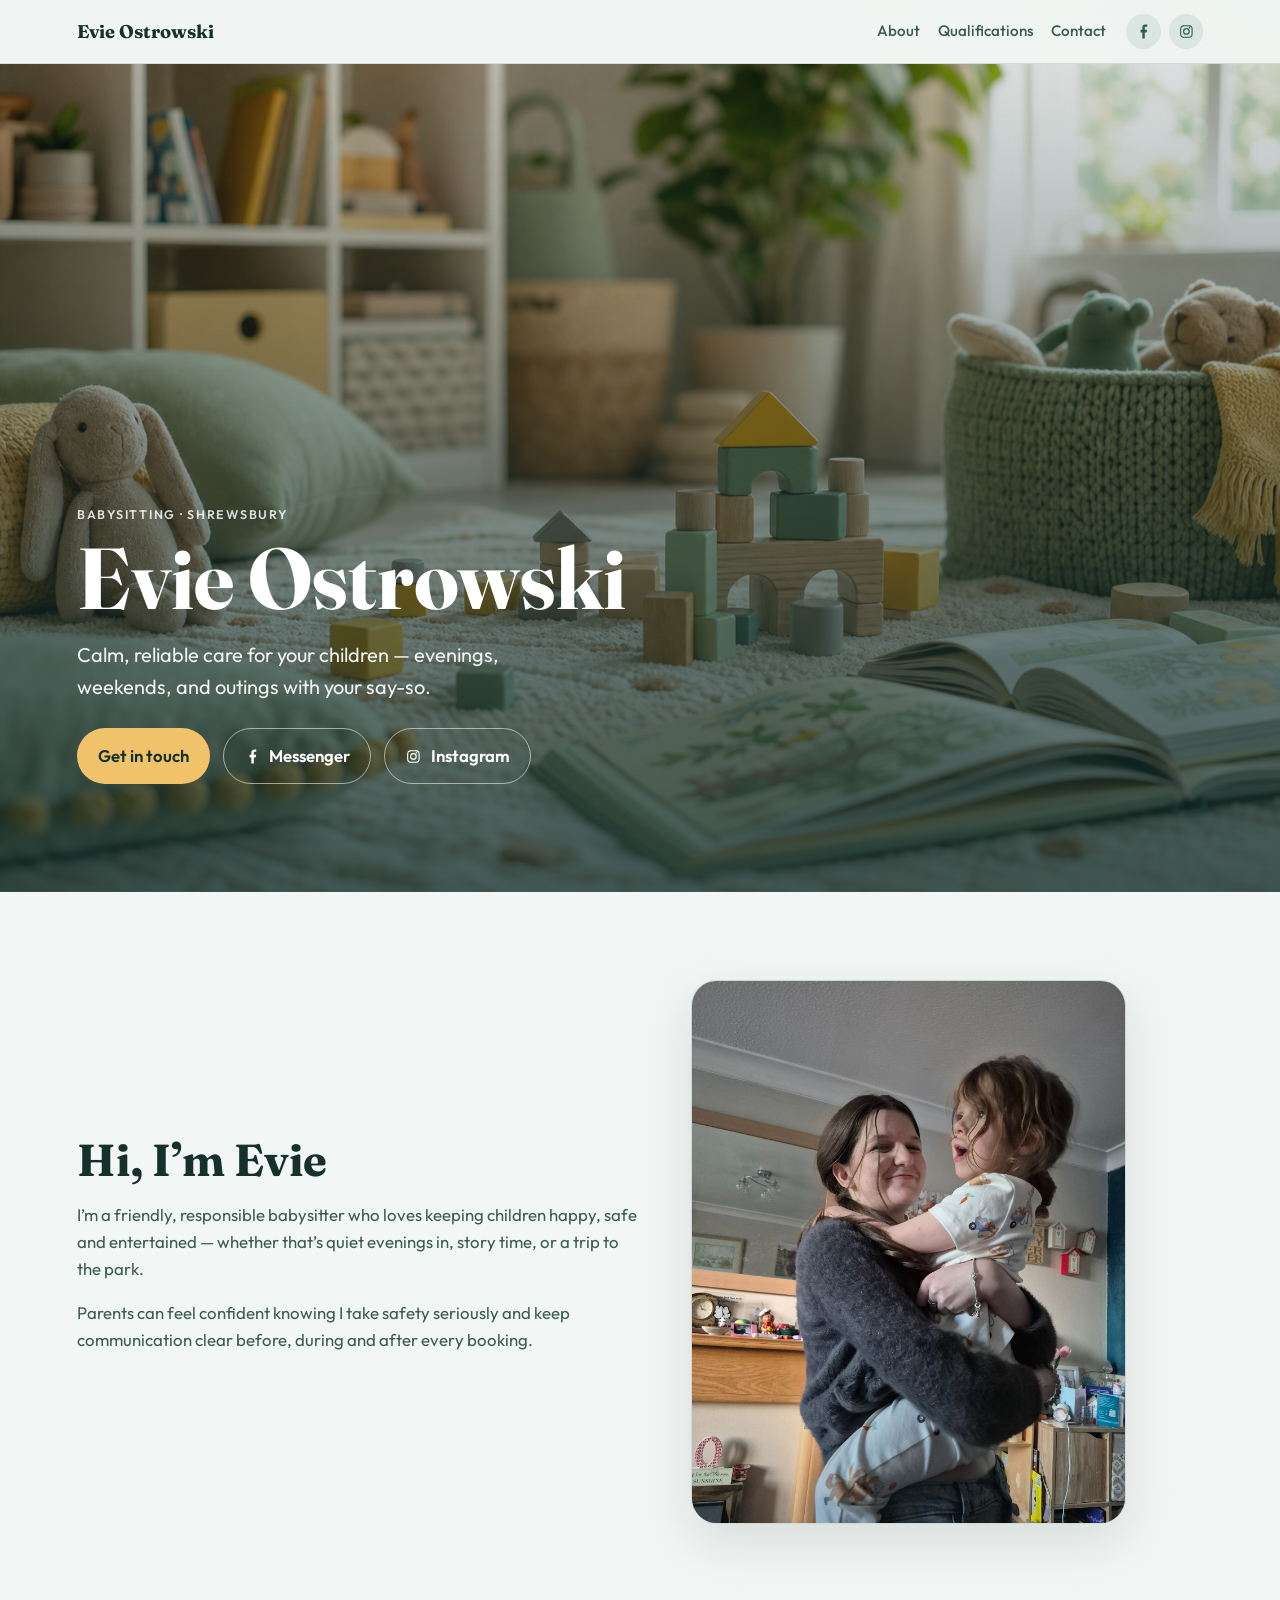
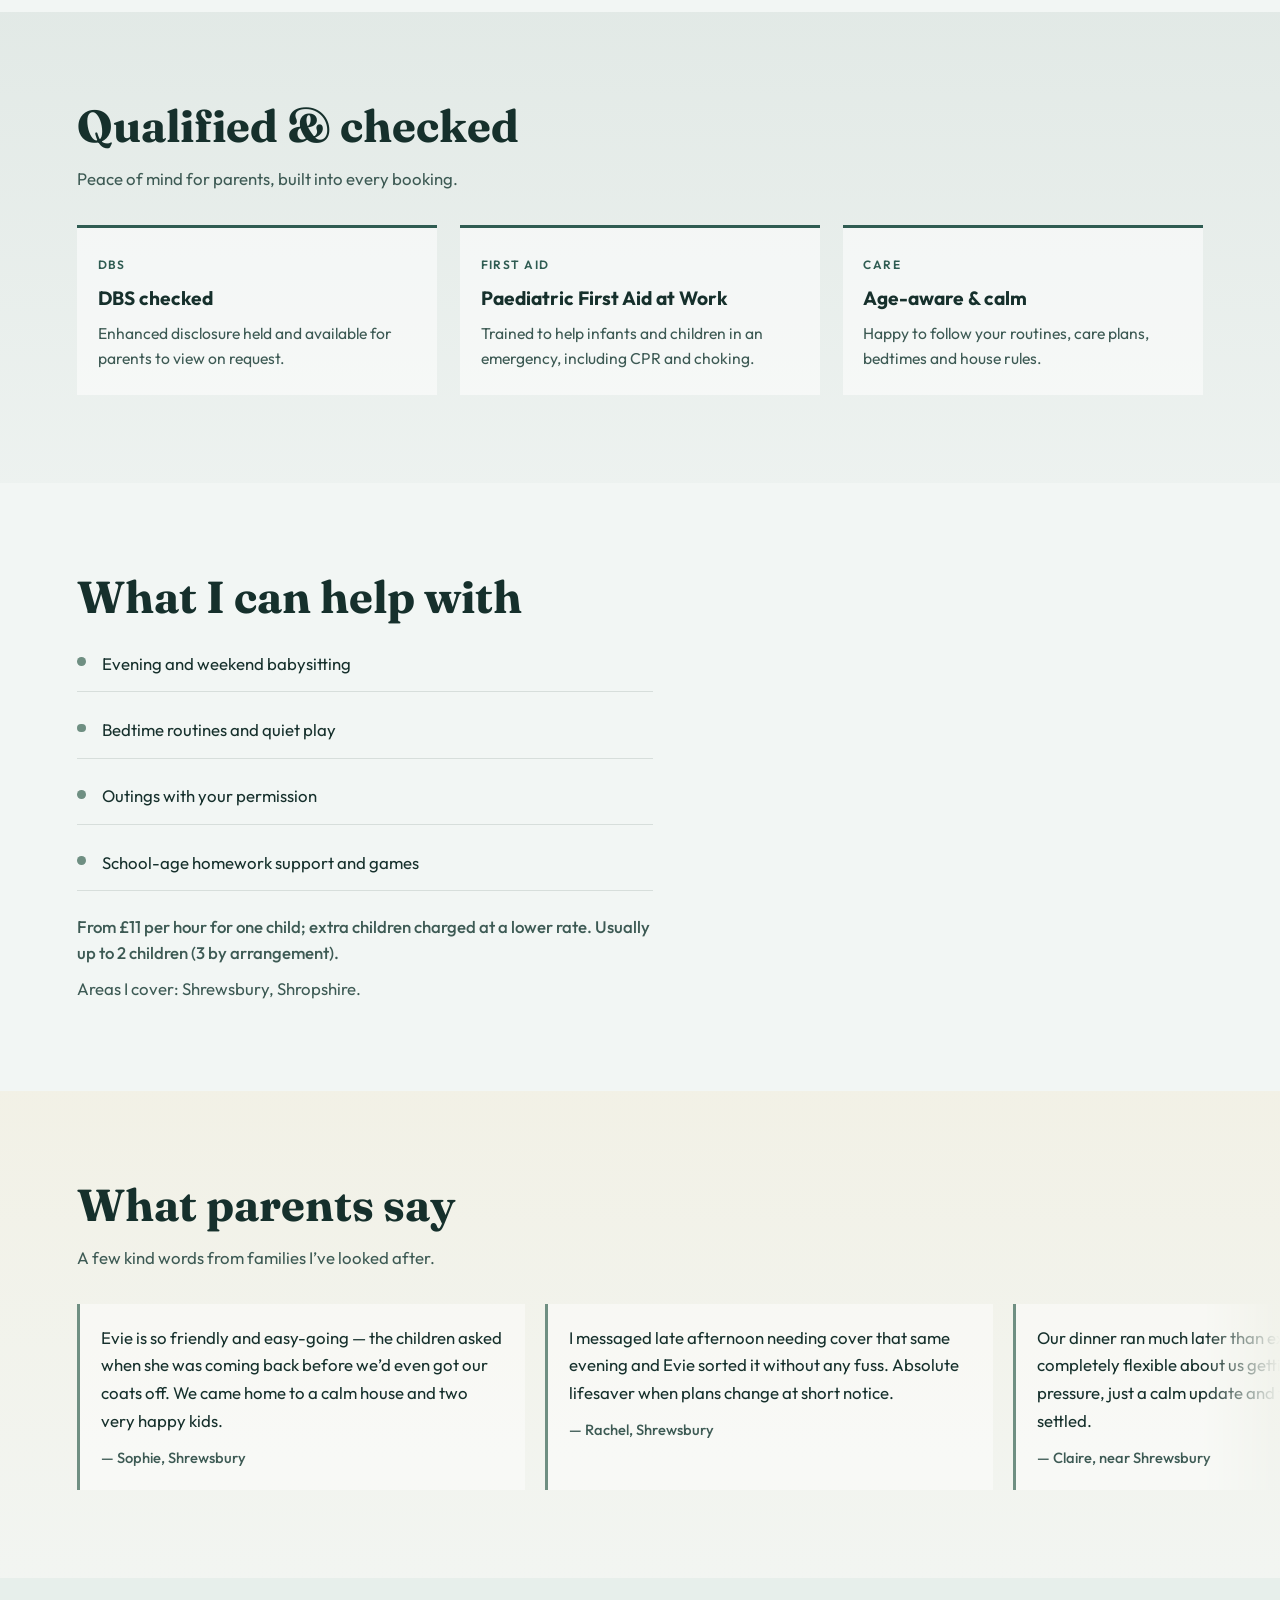
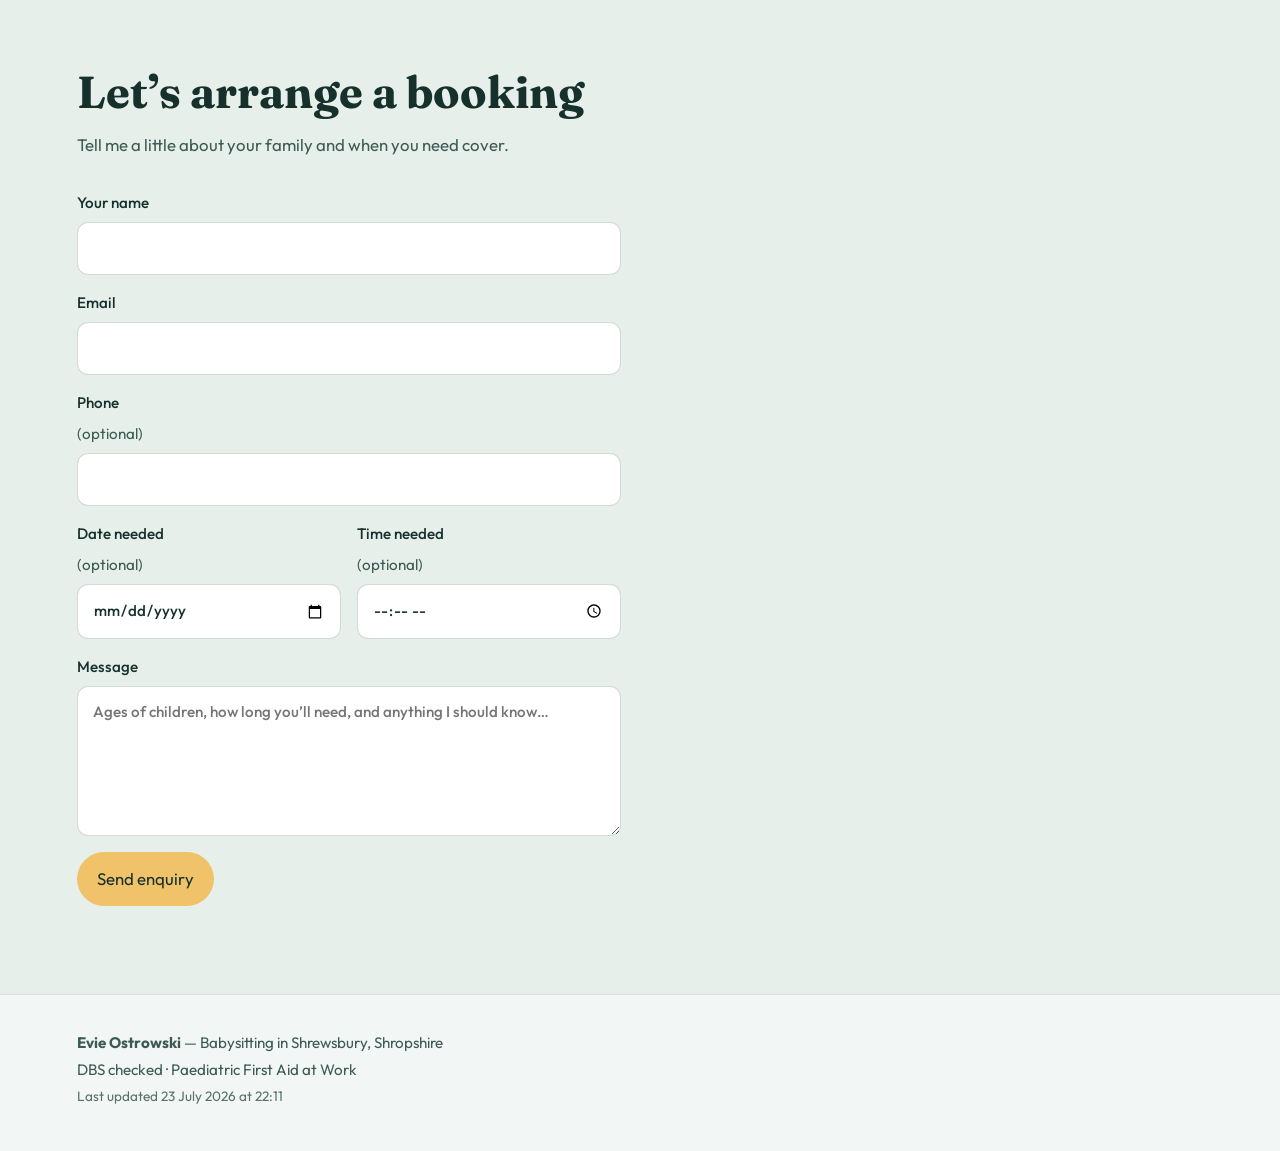
<file: index.html>
<!DOCTYPE html>
<html lang="en-GB">
<head>
  <meta charset="UTF-8" />
  <meta name="viewport" content="width=device-width, initial-scale=1" />
  <title>Evie Ostrowski — Babysitting</title>
  <meta name="description" content="Reliable babysitting in Shrewsbury, Shropshire with Evie Ostrowski. DBS checked and Paediatric First Aid at Work qualified." />
  <link rel="icon" href="assets/favicon.svg" type="image/svg+xml" />
  <link rel="preconnect" href="https://fonts.googleapis.com" />
  <link rel="preconnect" href="https://fonts.gstatic.com" crossorigin />
  <link href="https://fonts.googleapis.com/css2?family=Fraunces:opsz,wght@9..144,500;9..144,700&family=Outfit:wght@400;500;600&display=swap" rel="stylesheet" />
  <link rel="stylesheet" href="styles.css" />
</head>
<body>
  <header class="topbar">
    <a class="logo" href="#top">Evie Ostrowski</a>
    <div class="topbar-end">
      <nav aria-label="Primary">
        <a href="#about">About</a>
        <a href="#trust">Qualifications</a>
        <a href="#contact">Contact</a>
      </nav>
      <div class="social-links">
        <a class="social-btn" id="link-messenger" href="#" target="_blank" rel="noopener noreferrer" aria-label="Message on Facebook Messenger" title="Messenger">
          <svg viewBox="0 0 24 24" aria-hidden="true" focusable="false">
            <path d="M14 13.5h2.5l1-4H14v-2c0-1.03 0-2 2-2h1.5V2.14C17.17 2.09 16.05 2 14.89 2 12.3 2 10.5 3.7 10.5 6.61V9.5H8v4h2.5V22h3.5v-8.5z" />
          </svg>
        </a>
        <a class="social-btn" id="link-instagram" href="#" target="_blank" rel="noopener noreferrer" aria-label="Instagram" title="Instagram">
          <svg viewBox="0 0 24 24" aria-hidden="true" focusable="false">
            <path d="M12 7.2A4.8 4.8 0 1 0 12 16.8 4.8 4.8 0 0 0 12 7.2zm0 7.9a3.1 3.1 0 1 1 0-6.2 3.1 3.1 0 0 1 0 6.2zM17.5 6.9a1.12 1.12 0 1 1-2.24 0 1.12 1.12 0 0 1 2.24 0zM12 3.2c-2.45 0-2.76.01-3.72.05-.95.04-1.6.2-2.17.42a4.4 4.4 0 0 0-1.59 1.03 4.4 4.4 0 0 0-1.03 1.59c-.23.57-.38 1.22-.42 2.17-.04.96-.05 1.27-.05 3.72s.01 2.76.05 3.72c.04.95.2 1.6.42 2.17.23.58.54 1.07 1.03 1.59.52.49 1.01.8 1.59 1.03.57.23 1.22.38 2.17.42.96.04 1.27.05 3.72.05s2.76-.01 3.72-.05c.95-.04 1.6-.2 2.17-.42a4.4 4.4 0 0 0 1.59-1.03 4.4 4.4 0 0 0 1.03-1.59c.23-.57.38-1.22.42-2.17.04-.96.05-1.27.05-3.72s-.01-2.76-.05-3.72c-.04-.95-.2-1.6-.42-2.17a4.4 4.4 0 0 0-1.03-1.59 4.4 4.4 0 0 0-1.59-1.03c-.57-.23-1.22-.38-2.17-.42C14.76 3.21 14.45 3.2 12 3.2zm0 1.62c2.4 0 2.69.01 3.64.05.88.04 1.35.19 1.67.31.42.16.72.36 1.04.67.31.32.51.62.67 1.04.12.32.27.79.31 1.67.04.95.05 1.24.05 3.64s-.01 2.69-.05 3.64c-.04.88-.19 1.35-.31 1.67-.16.42-.36.72-.67 1.04-.32.31-.62.51-1.04.67-.32.12-.79.27-1.67.31-.95.04-1.24.05-3.64.05s-2.69-.01-3.64-.05c-.88-.04-1.35-.19-1.67-.31a2.78 2.78 0 0 1-1.04-.67 2.78 2.78 0 0 1-.67-1.04c-.12-.32-.27-.79-.31-1.67-.04-.95-.05-1.24-.05-3.64s.01-2.69.05-3.64c.04-.88.19-1.35.31-1.67.16-.42.36-.72.67-1.04.32-.31.62-.51 1.04-.67.32-.12.79-.27 1.67-.31.95-.04 1.24-.05 3.64-.05z" />
          </svg>
        </a>
      </div>
    </div>
  </header>

  <main id="top">
    <section class="hero" aria-label="Introduction">
      <div class="hero-media" role="img" aria-label="Bright playroom with toys, books and building blocks"></div>
      <div class="hero-scrim"></div>
      <div class="hero-copy">
        <p class="eyebrow">Babysitting · Shrewsbury</p>
        <h1>Evie Ostrowski</h1>
        <p class="lede">Calm, reliable care for your children — evenings, weekends, and outings with your say-so.</p>
        <div class="cta-row">
          <a class="btn primary" href="#contact">Get in touch</a>
          <a class="btn ghost btn-icon" id="chat-messenger" href="#" target="_blank" rel="noopener noreferrer">
            <svg viewBox="0 0 24 24" aria-hidden="true" focusable="false">
              <path d="M14 13.5h2.5l1-4H14v-2c0-1.03 0-2 2-2h1.5V2.14C17.17 2.09 16.05 2 14.89 2 12.3 2 10.5 3.7 10.5 6.61V9.5H8v4h2.5V22h3.5v-8.5z" />
            </svg>
            Messenger
          </a>
          <a class="btn ghost btn-icon" id="chat-instagram" href="#" target="_blank" rel="noopener noreferrer">
            <svg viewBox="0 0 24 24" aria-hidden="true" focusable="false">
              <path d="M12 7.2A4.8 4.8 0 1 0 12 16.8 4.8 4.8 0 0 0 12 7.2zm0 7.9a3.1 3.1 0 1 1 0-6.2 3.1 3.1 0 0 1 0 6.2zM17.5 6.9a1.12 1.12 0 1 1-2.24 0 1.12 1.12 0 0 1 2.24 0zM12 3.2c-2.45 0-2.76.01-3.72.05-.95.04-1.6.2-2.17.42a4.4 4.4 0 0 0-1.59 1.03 4.4 4.4 0 0 0-1.03 1.59c-.23.57-.38 1.22-.42 2.17-.04.96-.05 1.27-.05 3.72s.01 2.76.05 3.72c.04.95.2 1.6.42 2.17.23.58.54 1.07 1.03 1.59.52.49 1.01.8 1.59 1.03.57.23 1.22.38 2.17.42.96.04 1.27.05 3.72.05s2.76-.01 3.72-.05c.95-.04 1.6-.2 2.17-.42a4.4 4.4 0 0 0 1.59-1.03 4.4 4.4 0 0 0 1.03-1.59c.23-.57.38-1.22.42-2.17.04-.96.05-1.27.05-3.72s-.01-2.76-.05-3.72c-.04-.95-.2-1.6-.42-2.17a4.4 4.4 0 0 0-1.03-1.59 4.4 4.4 0 0 0-1.59-1.03c-.57-.23-1.22-.38-2.17-.42C14.76 3.21 14.45 3.2 12 3.2zm0 1.62c2.4 0 2.69.01 3.64.05.88.04 1.35.19 1.67.31.42.16.72.36 1.04.67.31.32.51.62.67 1.04.12.32.27.79.31 1.67.04.95.05 1.24.05 3.64s-.01 2.69-.05 3.64c-.04.88-.19 1.35-.31 1.67-.16.42-.36.72-.67 1.04-.32.31-.62.51-1.04.67-.32.12-.79.27-1.67.31-.95.04-1.24.05-3.64.05s-2.69-.01-3.64-.05c-.88-.04-1.35-.19-1.67-.31a2.78 2.78 0 0 1-1.04-.67 2.78 2.78 0 0 1-.67-1.04c-.12-.32-.27-.79-.31-1.67-.04-.95-.05-1.24-.05-3.64s.01-2.69.05-3.64c.04-.88.19-1.35.31-1.67.16-.42.36-.72.67-1.04.32-.31.62-.51 1.04-.67.32-.12.79-.27 1.67-.31.95-.04 1.24-.05 3.64-.05z" />
            </svg>
            Instagram
          </a>
        </div>
      </div>
    </section>

    <section id="about" class="about">
      <div class="about-copy">
        <h2>Hi, I’m Evie</h2>
        <p>
          I’m a friendly, responsible babysitter who loves keeping children happy, safe and entertained —
          whether that’s quiet evenings in, story time, or a trip to the park.
        </p>
        <p>
          Parents can feel confident knowing I take safety seriously and keep communication clear before,
          during and after every booking.
        </p>
      </div>
      <figure class="about-media">
        <img src="assets/evie-photo.png" alt="Evie smiling while holding a happy young child" width="900" height="1200" />
      </figure>
    </section>

    <section id="trust" class="trust">
      <h2>Qualified &amp; checked</h2>
      <p class="section-intro">Peace of mind for parents, built into every booking.</p>
      <ul class="creds">
        <li>
          <span class="cred-label">DBS</span>
          <strong>DBS checked</strong>
          <p>Enhanced disclosure held and available for parents to view on request.</p>
        </li>
        <li>
          <span class="cred-label">First aid</span>
          <strong>Paediatric First Aid at Work</strong>
          <p>Trained to help infants and children in an emergency, including CPR and choking.</p>
        </li>
        <li>
          <span class="cred-label">Care</span>
          <strong>Age-aware &amp; calm</strong>
          <p>Happy to follow your routines, care plans, bedtimes and house rules.</p>
        </li>
      </ul>
    </section>

    <section class="offer">
      <h2>What I can help with</h2>
      <ul>
        <li>Evening and weekend babysitting</li>
        <li>Bedtime routines and quiet play</li>
        <li>Outings with your permission</li>
        <li>School-age homework support and games</li>
      </ul>
      <p class="rates">
        From £11 per hour for one child; extra children charged at a lower rate.
        Usually up to 2 children (3 by arrangement).
      </p>
      <p class="area">Areas I cover: Shrewsbury, Shropshire.</p>
    </section>

    <section class="testimonials" aria-label="What parents say">
      <h2>What parents say</h2>
      <p class="section-intro">A few kind words from families I’ve looked after.</p>
      <div class="quote-marquee" data-quote-marquee>
        <div class="quote-track">
          <ul class="quotes">
            <li>
              <blockquote>
                <p>
                  Evie is so friendly and easy-going — the children asked when she was coming back
                  before we’d even got our coats off. We came home to a calm house and two very happy kids.
                </p>
                <footer>— Sophie, Shrewsbury</footer>
              </blockquote>
            </li>
            <li>
              <blockquote>
                <p>
                  I messaged late afternoon needing cover that same evening and Evie sorted it without
                  any fuss. Absolute lifesaver when plans change at short notice.
                </p>
                <footer>— Rachel, Shrewsbury</footer>
              </blockquote>
            </li>
            <li>
              <blockquote>
                <p>
                  Our dinner ran much later than expected and Evie was completely flexible about us
                  getting back. No pressure, just a calm update and the little ones already settled.
                </p>
                <footer>— Claire, near Shrewsbury</footer>
              </blockquote>
            </li>
          </ul>
        </div>
      </div>
    </section>

    <section id="contact" class="contact">
      <h2>Let’s arrange a booking</h2>
      <p class="section-intro">Tell me a little about your family and when you need cover.</p>
      <form
        class="contact-form"
        id="contact-form"
        method="POST"
      >
        <input type="hidden" name="_subject" value="New babysitting enquiry — Evie Ostrowski" />
        <input type="hidden" name="_template" value="table" />
        <input type="hidden" name="_captcha" value="false" />
        <input type="hidden" name="_next" id="form-next" value="" />
        <input type="hidden" name="_url" id="form-url" value="" />
        <input type="text" name="_gotcha" class="hp" tabindex="-1" autocomplete="off" aria-hidden="true" />

        <label>
          Your name
          <input type="text" name="name" required autocomplete="name" />
        </label>
        <label>
          Email
          <input type="email" name="email" required autocomplete="email" />
        </label>
        <label>
          Phone <span class="optional">(optional)</span>
          <input type="tel" name="phone" autocomplete="tel" />
        </label>
        <div class="form-row">
          <label>
            Date needed <span class="optional">(optional)</span>
            <input type="date" name="date" />
          </label>
          <label>
            Time needed <span class="optional">(optional)</span>
            <input type="time" name="time" />
          </label>
        </div>
        <label>
          Message
          <textarea name="message" rows="5" required placeholder="Ages of children, how long you’ll need, and anything I should know…"></textarea>
        </label>
        <button class="btn primary" type="submit" id="contact-submit">Send enquiry</button>
        <p class="form-status" id="form-status" role="status" aria-live="polite" hidden></p>
      </form>
    </section>
  </main>

  <footer class="site-footer">
    <p><strong>Evie Ostrowski</strong> — Babysitting in Shrewsbury, Shropshire</p>
    <p>DBS checked · Paediatric First Aid at Work</p>
    <p class="footer-updated" id="last-updated"></p>
  </footer>

  <script src="script.js"></script>
</body>
</html>
</file>
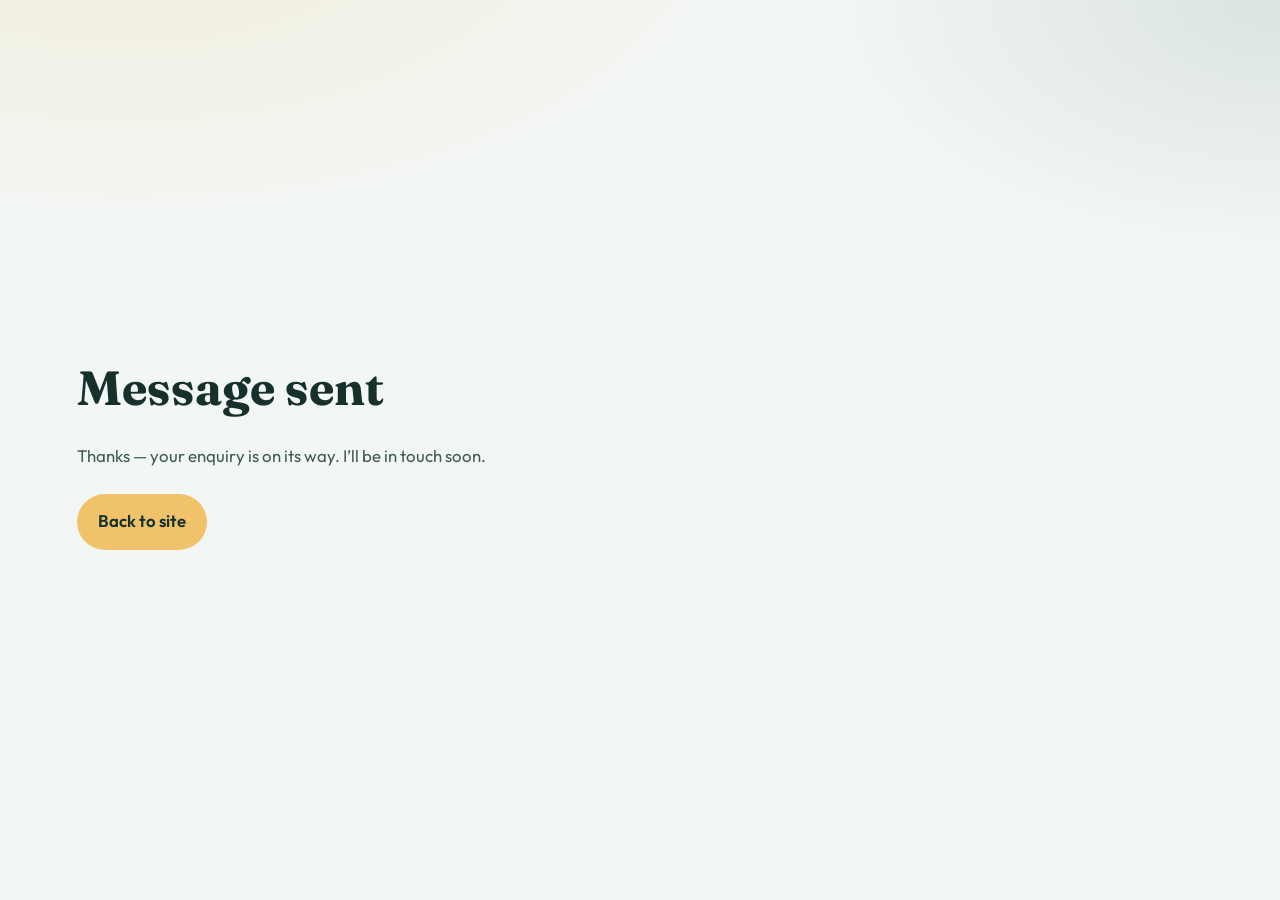
<file: thanks.html>
<!DOCTYPE html>
<html lang="en-GB">
<head>
  <meta charset="UTF-8" />
  <meta name="viewport" content="width=device-width, initial-scale=1" />
  <title>Thanks — Evie Ostrowski</title>
  <link rel="preconnect" href="https://fonts.googleapis.com" />
  <link rel="preconnect" href="https://fonts.gstatic.com" crossorigin />
  <link href="https://fonts.googleapis.com/css2?family=Fraunces:opsz,wght@9..144,700&family=Outfit:wght@400;600&display=swap" rel="stylesheet" />
  <link rel="stylesheet" href="styles.css" />
</head>
<body>
  <main class="thanks-page">
    <h1>Message sent</h1>
    <p>Thanks — your enquiry is on its way. I’ll be in touch soon.</p>
    <a class="btn primary" href="index.html">Back to site</a>
  </main>
</body>
</html>
</file>
<file: styles.css>
:root {
  --ink: #16302c;
  --ink-soft: #3d5a54;
  --paper: #f2f6f4;
  --sage: #6f8f82;
  --sage-deep: #2f5c52;
  --glow: #f0c36a;
  --white: #ffffff;
  --line: rgba(22, 48, 44, 0.12);
  --shadow: 0 18px 50px rgba(22, 48, 44, 0.12);
  --font-display: "Fraunces", Georgia, serif;
  --font-body: "Outfit", system-ui, sans-serif;
}

*,
*::before,
*::after {
  box-sizing: border-box;
}

html {
  scroll-behavior: smooth;
}

body {
  margin: 0;
  color: var(--ink);
  background:
    radial-gradient(1200px 600px at 10% -10%, rgba(240, 195, 106, 0.18), transparent 55%),
    radial-gradient(900px 500px at 100% 0%, rgba(111, 143, 130, 0.18), transparent 50%),
    var(--paper);
  font-family: var(--font-body);
  font-size: 1.05rem;
  line-height: 1.6;
}

img {
  max-width: 100%;
  display: block;
}

a {
  color: inherit;
}

.topbar {
  position: sticky;
  top: 0;
  z-index: 20;
  display: flex;
  align-items: center;
  justify-content: space-between;
  gap: 1rem;
  padding: 0.9rem 6vw;
  background: rgba(242, 246, 244, 0.86);
  backdrop-filter: blur(12px);
  border-bottom: 1px solid var(--line);
}

.logo {
  font-family: var(--font-display);
  font-weight: 700;
  font-size: 1.15rem;
  text-decoration: none;
}

nav {
  display: flex;
  gap: 1.1rem;
}

nav a {
  text-decoration: none;
  color: var(--ink-soft);
  font-weight: 500;
  font-size: 0.95rem;
}

nav a:hover {
  color: var(--sage-deep);
}

.topbar-end {
  display: flex;
  align-items: center;
  gap: 1.25rem;
}

.social-links {
  display: flex;
  gap: 0.5rem;
}

.social-btn {
  display: inline-flex;
  align-items: center;
  justify-content: center;
  width: 2.15rem;
  height: 2.15rem;
  border-radius: 999px;
  background: rgba(47, 92, 82, 0.1);
  color: var(--sage-deep);
  text-decoration: none;
  transition: background 160ms ease, color 160ms ease, transform 160ms ease;
}

.social-btn svg {
  width: 1.05rem;
  height: 1.05rem;
  fill: currentColor;
}

.social-btn:hover {
  background: var(--sage-deep);
  color: var(--white);
  transform: translateY(-1px);
}

.social-btn:focus-visible {
  outline: 2px solid var(--sage-deep);
  outline-offset: 3px;
}

.hero {
  position: relative;
  min-height: 92vh;
  display: grid;
  align-items: end;
  overflow: hidden;
}

.hero-media {
  position: absolute;
  inset: 0;
  background:
    url("assets/evie-hero.jpg") center / cover no-repeat;
  transform: scale(1.06);
  animation: heroZoom 12s ease-out forwards;
}

.hero-scrim {
  position: absolute;
  inset: 0;
  background:
    linear-gradient(180deg, rgba(22, 48, 44, 0.15) 0%, rgba(22, 48, 44, 0.55) 55%, rgba(22, 48, 44, 0.78) 100%);
}

.hero-copy {
  position: relative;
  z-index: 1;
  padding: 18vh 6vw 12vh;
  max-width: 44rem;
  color: var(--white);
  animation: riseIn 900ms ease-out both;
}

.eyebrow {
  margin: 0 0 0.6rem;
  letter-spacing: 0.14em;
  text-transform: uppercase;
  font-size: 0.78rem;
  font-weight: 600;
  color: rgba(255, 255, 255, 0.82);
}

.hero h1 {
  margin: 0;
  font-family: var(--font-display);
  font-size: clamp(2.8rem, 8vw, 5.4rem);
  line-height: 1.02;
  font-weight: 700;
}

.lede {
  margin: 1rem 0 1.6rem;
  max-width: 32rem;
  font-size: clamp(1.05rem, 2.2vw, 1.25rem);
  color: rgba(255, 255, 255, 0.92);
}

.cta-row {
  display: flex;
  flex-wrap: wrap;
  gap: 0.8rem;
}

.btn {
  display: inline-flex;
  align-items: center;
  justify-content: center;
  padding: 0.85rem 1.25rem;
  border-radius: 999px;
  text-decoration: none;
  font-weight: 600;
  border: 1px solid transparent;
  cursor: pointer;
  transition: transform 180ms ease, background 180ms ease, color 180ms ease;
}

.btn:hover {
  transform: translateY(-1px);
}

.btn.primary {
  background: var(--glow);
  color: var(--ink);
}

.btn.ghost {
  background: transparent;
  color: var(--white);
  border-color: rgba(255, 255, 255, 0.55);
}

.btn.ghost:hover {
  background: rgba(255, 255, 255, 0.14);
}

.btn-icon {
  gap: 0.55rem;
}

.btn-icon svg {
  width: 1.05rem;
  height: 1.05rem;
  fill: currentColor;
  flex-shrink: 0;
}

.about,
.trust,
.offer,
.testimonials,
.contact {
  padding: 5.5rem 6vw;
}

.about {
  display: grid;
  grid-template-columns: 1.05fr 0.95fr;
  gap: 3rem;
  align-items: center;
}

.about-heading {
  display: flex;
  align-items: center;
  gap: 0.9rem;
  margin-bottom: 0.9rem;
}

.about-heading h2 {
  margin: 0;
}

.about-avatar {
  width: 4.4rem;
  height: 4.4rem;
  border-radius: 50%;
  object-fit: cover;
  object-position: center 18%;
  border: 3px solid rgba(47, 92, 82, 0.35);
  box-shadow: 0 8px 20px rgba(22, 48, 44, 0.12);
  flex-shrink: 0;
}

.about h2,
.trust h2,
.offer h2,
.testimonials h2,
.contact h2 {
  margin: 0 0 0.9rem;
  font-family: var(--font-display);
  font-size: clamp(2rem, 4vw, 2.8rem);
  line-height: 1.15;
}

.about p {
  color: var(--ink-soft);
  max-width: 36rem;
}

.about-media {
  margin: 0;
  position: relative;
  border-radius: 1.6rem;
  overflow: hidden;
  aspect-ratio: 4 / 5;
  max-height: 34rem;
  box-shadow: var(--shadow);
  border: 1px solid rgba(47, 92, 82, 0.18);
  opacity: 0;
  transform: translateY(18px);
}

.about-media::after {
  content: "";
  position: absolute;
  inset: 0;
  pointer-events: none;
  background:
    linear-gradient(180deg, transparent 55%, rgba(22, 48, 44, 0.18) 100%);
}

.about-media img {
  width: 100%;
  height: 100%;
  object-fit: cover;
  object-position: center 12%;
  display: block;
}

.about-media.is-inview,
.creds li.is-inview,
.offer li.is-inview {
  opacity: 1;
  transform: none;
  transition: opacity 700ms ease, transform 700ms ease;
}

.trust {
  background: linear-gradient(180deg, rgba(111, 143, 130, 0.12), rgba(111, 143, 130, 0.04));
}

.section-intro {
  margin: 0 0 2rem;
  color: var(--ink-soft);
  max-width: 34rem;
}

.creds {
  list-style: none;
  margin: 0;
  padding: 0;
  display: grid;
  grid-template-columns: repeat(3, minmax(0, 1fr));
  gap: 1.4rem;
}

.creds li {
  padding: 1.4rem 1.3rem 1.5rem;
  border-top: 3px solid var(--sage-deep);
  background: rgba(255, 255, 255, 0.55);
  opacity: 0;
  transform: translateY(16px);
}

.cred-label {
  display: inline-block;
  margin-bottom: 0.55rem;
  font-size: 0.75rem;
  letter-spacing: 0.12em;
  text-transform: uppercase;
  color: var(--sage-deep);
  font-weight: 600;
}

.creds strong {
  display: block;
  font-size: 1.2rem;
  margin-bottom: 0.45rem;
}

.creds p {
  margin: 0;
  color: var(--ink-soft);
  font-size: 0.98rem;
}

.offer ul {
  margin: 0;
  padding: 0;
  list-style: none;
  display: grid;
  gap: 0.7rem;
  max-width: 36rem;
}

.offer li {
  position: relative;
  padding: 0.85rem 0 0.85rem 1.6rem;
  border-bottom: 1px solid var(--line);
  opacity: 0;
  transform: translateY(12px);
}

.offer li::before {
  content: "";
  position: absolute;
  left: 0;
  top: 1.25rem;
  width: 0.55rem;
  height: 0.55rem;
  border-radius: 50%;
  background: var(--sage);
}

.rates {
  margin: 1.4rem 0 0;
  max-width: 36rem;
  color: var(--ink-soft);
  font-weight: 500;
}

.area {
  margin: 0.55rem 0 0;
  max-width: 36rem;
  color: var(--ink-soft);
}

.testimonials {
  background: linear-gradient(180deg, rgba(240, 195, 106, 0.1), rgba(240, 195, 106, 0.02));
  overflow: hidden;
}

.quote-marquee {
  margin-inline: -6vw;
  padding-inline: 6vw;
  overflow: hidden;
  mask-image: linear-gradient(90deg, transparent, #000 6%, #000 94%, transparent);
}

.quote-track {
  display: flex;
  width: max-content;
  gap: 1.25rem;
  animation: quoteScroll 42s linear infinite;
}

.quote-marquee:hover .quote-track,
.quote-marquee:focus-within .quote-track {
  animation-play-state: paused;
}

.quotes {
  list-style: none;
  margin: 0;
  padding: 0;
  display: flex;
  gap: 1.25rem;
  flex-shrink: 0;
}

.quotes li {
  flex: 0 0 min(28rem, 78vw);
}

.quotes blockquote {
  margin: 0;
  height: 100%;
  padding: 1.25rem 1.35rem 1.3rem;
  border-left: 3px solid var(--sage);
  background: rgba(255, 255, 255, 0.45);
}

.quotes blockquote p {
  margin: 0;
  color: var(--ink);
  font-size: 1.05rem;
  line-height: 1.65;
}

.quotes footer {
  margin-top: 0.7rem;
  color: var(--ink-soft);
  font-size: 0.92rem;
  font-weight: 500;
}

@keyframes quoteScroll {
  from { transform: translateX(0); }
  to { transform: translateX(-50%); }
}

@media (prefers-reduced-motion: reduce) {
  .quote-marquee {
    margin-inline: 0;
    padding-inline: 0;
    mask-image: none;
    overflow: visible;
  }

  .quote-track {
    display: block;
    width: auto;
    animation: none;
  }

  .quote-track .quotes[aria-hidden="true"] {
    display: none;
  }

  .quotes {
    display: grid;
    gap: 1.6rem;
    max-width: 40rem;
  }

  .quotes li {
    flex: none;
  }
}

.contact {
  background: #e7efeb;
}

.contact-form {
  display: grid;
  gap: 1rem;
  max-width: 34rem;
}

.form-row {
  display: grid;
  grid-template-columns: 1fr 1fr;
  gap: 1rem;
}

label {
  display: grid;
  gap: 0.4rem;
  font-weight: 500;
  font-size: 0.95rem;
}

.optional {
  font-weight: 400;
  color: var(--ink-soft);
}

input,
textarea {
  width: 100%;
  padding: 0.85rem 0.95rem;
  border: 1px solid rgba(22, 48, 44, 0.18);
  border-radius: 0.7rem;
  background: var(--white);
  font: inherit;
  color: var(--ink);
}

input:focus,
textarea:focus {
  outline: 2px solid rgba(47, 92, 82, 0.35);
  border-color: var(--sage-deep);
}

.contact-form .btn {
  justify-self: start;
  border: none;
  font: inherit;
}

.hp {
  position: absolute;
  left: -10000px;
  width: 1px;
  height: 1px;
  overflow: hidden;
}

.form-status {
  margin: 0.2rem 0 0;
  font-size: 0.95rem;
  font-weight: 500;
}

.form-status.pending {
  color: var(--ink-soft);
}

.form-status.success {
  color: var(--sage-deep);
}

.form-status.error {
  color: #9b3a32;
}

.contact-form .btn:disabled {
  opacity: 0.7;
  cursor: wait;
  transform: none;
}

.thanks-page {
  min-height: 100vh;
  display: grid;
  align-content: center;
  justify-items: start;
  gap: 1rem;
  padding: 4rem 6vw;
  max-width: 40rem;
}

.thanks-page h1 {
  margin: 0;
  font-family: var(--font-display);
  font-size: clamp(2rem, 5vw, 3rem);
}

.thanks-page p {
  margin: 0 0 0.5rem;
  color: var(--ink-soft);
}

.thanks-page .eyebrow {
  color: var(--sage-deep);
}

.site-footer {
  padding: 2rem 6vw 2.5rem;
  border-top: 1px solid var(--line);
  color: var(--ink-soft);
  font-size: 0.95rem;
}

.site-footer p {
  margin: 0.2rem 0;
}

.footer-updated {
  margin-top: 0.85rem;
  font-size: 0.85rem;
  opacity: 0.85;
}

@keyframes heroZoom {
  from { transform: scale(1.08); }
  to { transform: scale(1); }
}

@keyframes riseIn {
  from {
    opacity: 0;
    transform: translateY(22px);
  }
  to {
    opacity: 1;
    transform: none;
  }
}

@media (max-width: 860px) {
  .about {
    grid-template-columns: 1fr;
  }

  .creds {
    grid-template-columns: 1fr;
  }

  nav {
    gap: 0.8rem;
  }

  .hero-copy {
    padding-top: 28vh;
  }
}

@media (max-width: 560px) {
  .topbar {
    padding-inline: 1.1rem;
  }

  .form-row {
    grid-template-columns: 1fr;
  }

  nav a:nth-child(2) {
    display: none;
  }

  .about,
  .trust,
  .offer,
  .testimonials,
  .contact {
    padding-inline: 1.1rem;
  }
}
</file>
